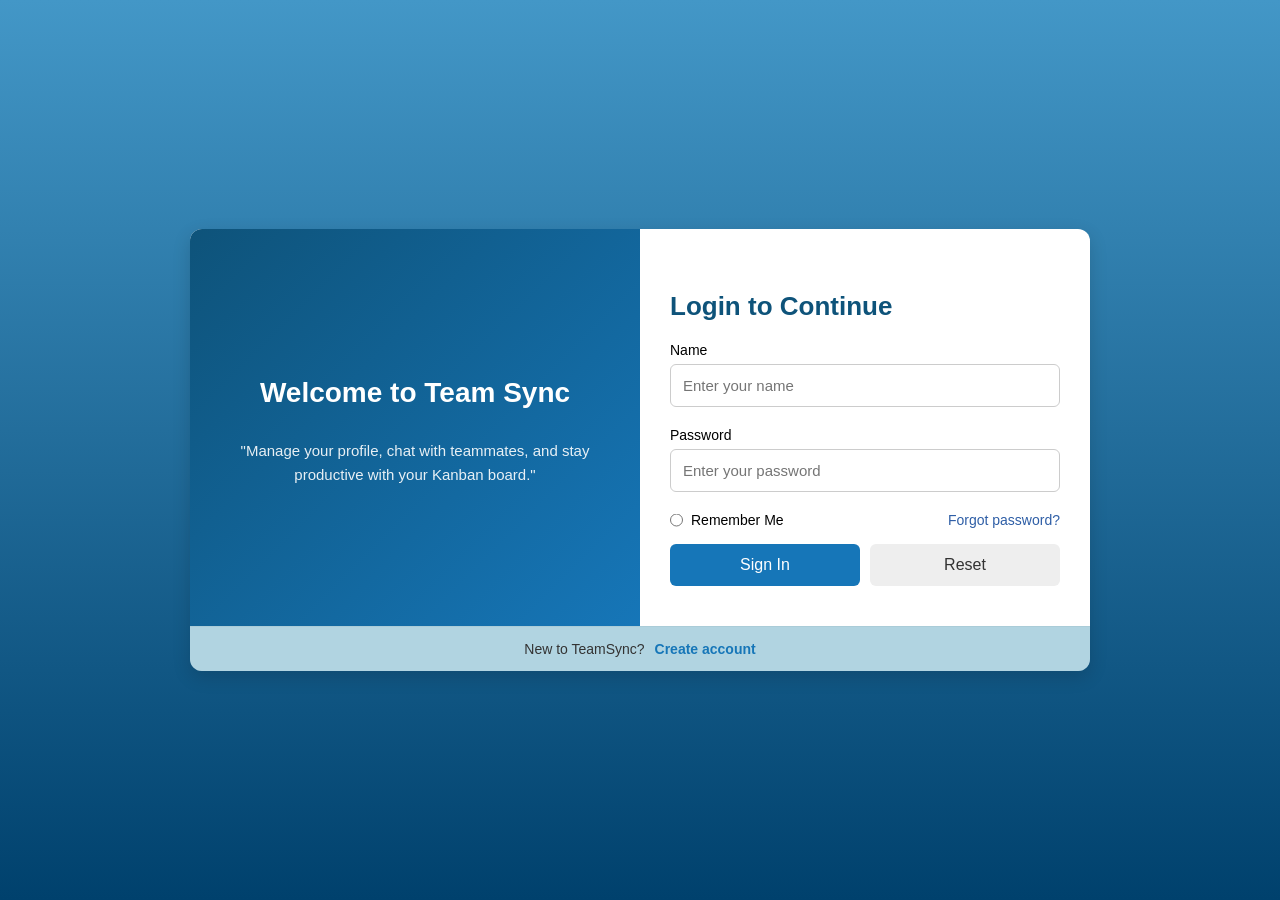
<file: index.html>
<!-- 03-11-25 23:10--> 
<!DOCTYPE html>
<html lang="en">
<head>
  <meta charset="UTF-8">
  <meta name="viewport" content="width=device-width, initial-scale=1.0">
  <title>Login - Team Sync</title>
  <link rel="stylesheet" href="index.css">
</head>
<body>
  <div class="container">
    <!-- Left Section -->
    <div class="left">
      <h2>Welcome to Team Sync</h2>
      <p>"Manage your profile, chat with teammates, and stay productive with your Kanban board."</p>
    </div>

    <!-- Right Section -->
    <div class="right">
      <h2>Login to Continue</h2>
      <form id="loginForm">
        <label for="username">Name</label>
        <input type="text" id="username" name="username" placeholder="Enter your name" aria-label="Full Name" required>

        <label for="password">Password</label>
        <input type="password" id="password" name="password" placeholder="Enter your password" aria-label="Password" required>

        <div class="remember">
          <label for="remember"><input type="radio" id="remember" name="remember">Remember Me</label>
          <a href="#" target="_blank">Forgot password?</a>
        </div>

        <div class="buttons">
          <button type="submit" class="btn-primary">Sign In</button>
          <button type="reset" class="btn-secondary">Reset</button>
        </div>
      </form>
    </div>

    <!-- Signup CTA -->
    <div class="signup-cta">
      New to TeamSync? <a href="signup.html">Create account</a>
    </div>
  </div>

  <script>
    // Simple redirect version — no authentication required
    document.getElementById("loginForm").addEventListener("submit", function(e) {
      e.preventDefault();

      const username = document.getElementById("username").value.trim();
      const password = document.getElementById("password").value.trim();

      if (username && password) {
        // Save the username for personalized greeting
        localStorage.setItem("loggedInUser", username);
        // Redirect to dashboard
        window.location.href = "dashboard.html";
      } else {
        alert("Please fill in both fields before logging in.");
      }
    });
  </script>
</body>
</html>
</file>
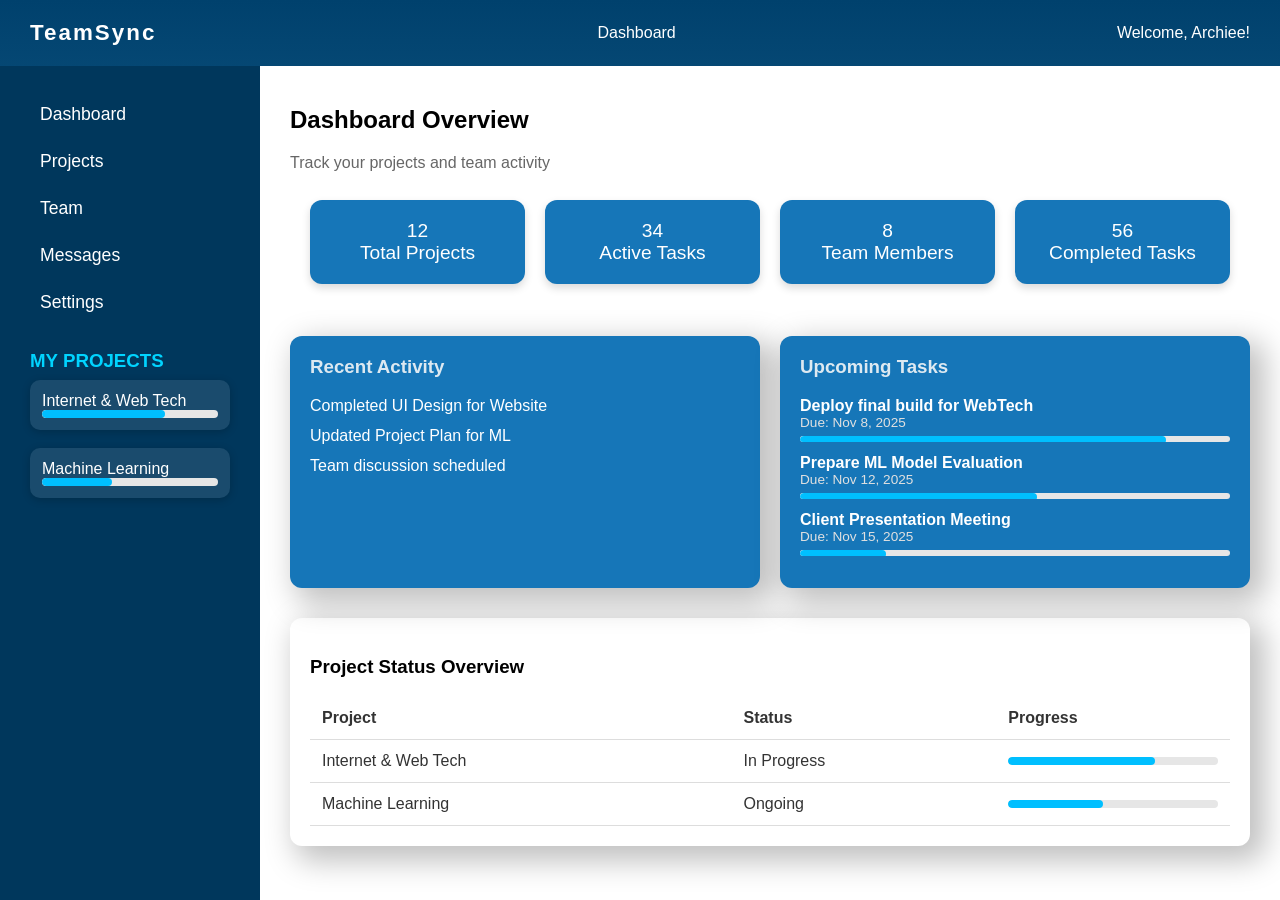
<file: dashboard.html>
<!-- 07-11-25 -->
<!-- TeamSync Dashboard - Enhanced Layout with Kanban Linking -->
<!DOCTYPE html>
<html lang="en">
<head>
  <meta charset="UTF-8">
  <title>TeamSync Dashboard</title>
  <meta name="viewport" content="width=device-width, initial-scale=1.0">
  <link rel="stylesheet" href="dashboard.css">
</head>
<body>

  <!-- Top Navbar -->
  <div class="navbar">
    <div class="logo">TeamSync</div>
    <header>Dashboard</header>
    <div class="profile">
      <div>Welcome, Archiee!</div>
    </div>
  </div>

  <!-- Main Container -->
  <div class="container">
    
    <!-- Sidebar + Projects -->
    <div class="sidebar-container">
      <aside class="sidebar">
        <nav>
          <a href="#">Dashboard</a>
          <a href="#">Projects</a>
          <a href="#">Team</a>
          <a href="#">Messages</a>
          <a href="setting.html">Settings</a>
        </nav>
      </aside>

      <!-- Projects Section -->
      <div class="projects-section">
        <h3>MY PROJECTS</h3>

        <!-- Added Kanban linking -->
        <div class="project-card" onclick="openKanban('Internet & Web Tech')">
          <div class="project-name">Internet & Web Tech</div>
          <div class="progress-bar-bg">
            <div class="progress-bar" style="width:70%;"></div>
          </div>
        </div>

        <div class="project-card" onclick="openKanban('Machine Learning')">
          <div class="project-name">Machine Learning</div>
          <div class="progress-bar-bg">
            <div class="progress-bar" style="width:40%;"></div>
          </div>
        </div>
      </div>
    </div>

    <!-- Main Content Area -->
    <main class="main-content">
      <h2>Dashboard Overview</h2>
      <div style="margin-bottom:8px; color: #666;">Track your projects and team activity</div>

      <!-- Stat Cards -->
      <div class="cards">
        <div class="card1">
          <div class="value">12</div>
          <div class="title">Total Projects</div>
        </div>
        <div class="card1">
          <div class="value">34</div>
          <div class="title">Active Tasks</div>
        </div>
        <div class="card1">
          <div class="value">8</div>
          <div class="title">Team Members</div>
        </div>
        <div class="card1">
          <div class="value">56</div>
          <div class="title">Completed Tasks</div>
        </div>
      </div>

      <!-- Recent Activity & Upcoming Tasks -->
      <div class="activity-container">
        <div class="activity-card">
          <h3>Recent Activity</h3>
          <ul>
            <li>Completed UI Design for Website</li>
            <li>Updated Project Plan for ML</li>
            <li>Team discussion scheduled</li>
          </ul>
        </div>

        <div class="activity-card">
          <h3>Upcoming Tasks</h3>
          <ul class="task-list">
            <li>
              <div class="task-title">Deploy final build for WebTech</div>
              <div class="task-date">Due: Nov 8, 2025</div>
              <div class="progress-bar-bg small">
                <div class="progress-bar" style="width:85%;"></div>
              </div>
            </li>
            <li>
              <div class="task-title">Prepare ML Model Evaluation</div>
              <div class="task-date">Due: Nov 12, 2025</div>
              <div class="progress-bar-bg small">
                <div class="progress-bar" style="width:55%;"></div>
              </div>
            </li>
            <li>
              <div class="task-title">Client Presentation Meeting</div>
              <div class="task-date">Due: Nov 15, 2025</div>
              <div class="progress-bar-bg small">
                <div class="progress-bar" style="width:20%;"></div>
              </div>
            </li>
          </ul>
        </div>
      </div>

      <!-- Project Status Overview -->
      <div class="status-overview">
        <h3>Project Status Overview</h3>
        <table>
          <thead>
            <tr>
              <th>Project</th>
              <th>Status</th>
              <th>Progress</th>
            </tr>
          </thead>
          <tbody>
            <tr>
              <td>Internet & Web Tech</td>
              <td>In Progress</td>
              <td><div class="progress-bar-bg"><div class="progress-bar" style="width:70%;"></div></div></td>
            </tr>
            <tr>
              <td>Machine Learning</td>
              <td>Ongoing</td>
              <td><div class="progress-bar-bg"><div class="progress-bar" style="width:45%;"></div></div></td>
            </tr>
          </tbody>
        </table>
      </div>

    </main>
  </div>

  <!-- Script: Kanban Opening -->
  <script>
    // Function to redirect user to Kanban board page with project name as a query parameter
    function openKanban(projectName) {
      window.location.href = `kanban.html?project=${encodeURIComponent(projectName)}`;
    }
  </script>

</body>
</html>
</file>
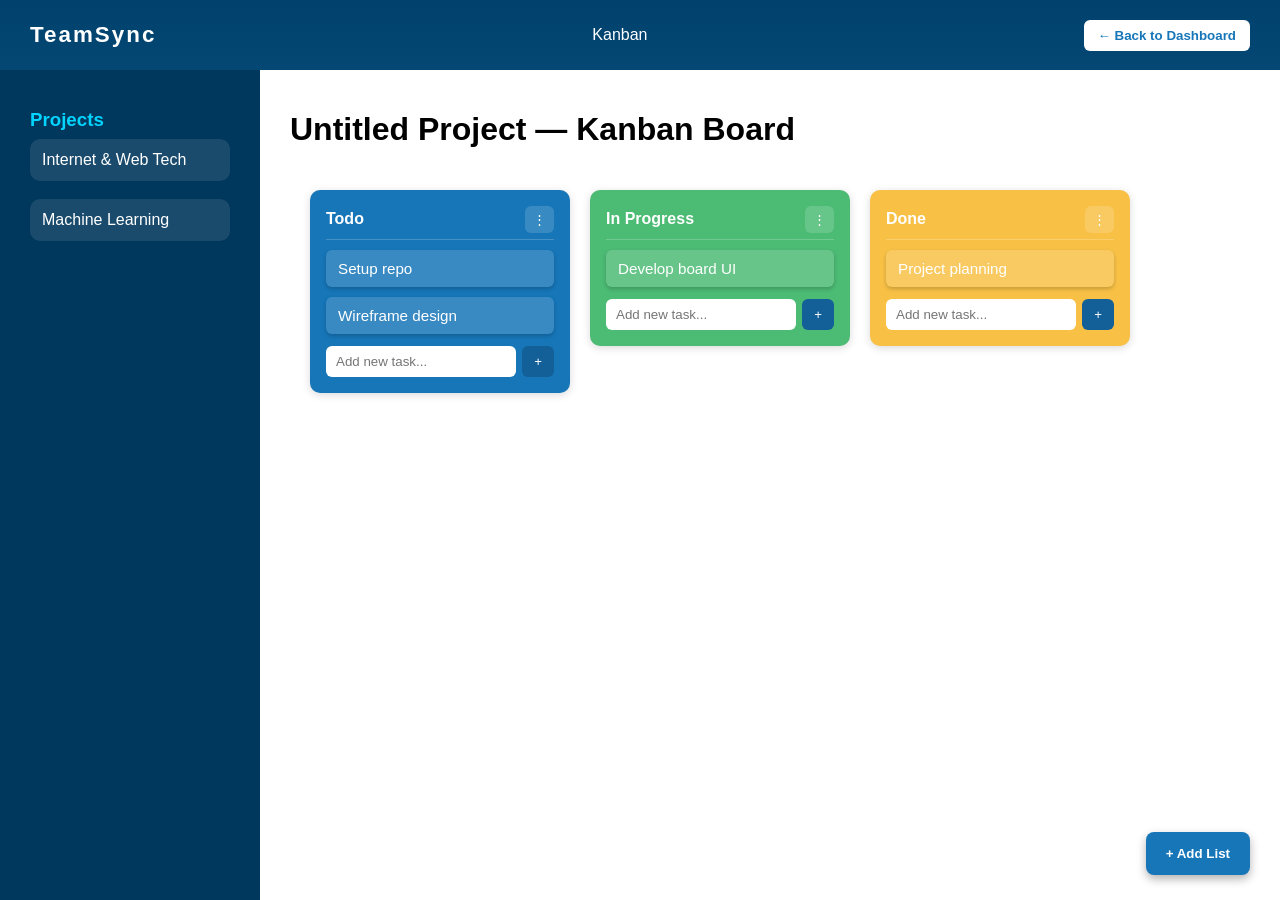
<file: kanban.html>
<!DOCTYPE html>
<html lang="en">
<head>
  <meta charset="UTF-8" />
  <meta name="viewport" content="width=device-width, initial-scale=1.0" />
  <title>Kanban Board</title>
  <link rel="stylesheet" href="kanban.css" />
</head>
<body>

  <!-- Top Navbar -->
  <div class="navbar">
    <div class="logo">TeamSync</div>
    <header>Kanban</header>
    <button class="back-btn" onclick="goBack()">← Back to Dashboard</button>
  </div>

  <div class="container">
    <!-- Sidebar -->
    <div class="sidebar-container">
      <div class="projects-section">
        <h3>Projects</h3>
        <div class="project-card" onclick="switchProject('Internet & Web Tech')">Internet & Web Tech</div>
        <div class="project-card" onclick="switchProject('Machine Learning')">Machine Learning</div>
      </div>
    </div>

    <!-- Main Content -->
    <div class="main-content">
      <h1 id="projectTitle">Kanban Board</h1>
      <div id="board" class="board-container"></div>
    </div>
  </div>

  <!-- Floating Add List Button -->
  <button class="add-list-btn-fixed" onclick="openDialog()">+ Add List</button>

  <!-- Add List Dialog -->
  <div id="dialog" class="dialog hidden">
    <div class="dialog-content">
      <h3>Add New List</h3>
      <input type="text" id="newListName" placeholder="Enter list name..." />
      <div class="dialog-buttons">
        <button onclick="createList()">Create</button>
        <button onclick="closeDialog()">Cancel</button>
      </div>
    </div>
  </div>

  <script>
    // === Utility: Get project name from URL ===
    const params = new URLSearchParams(window.location.search);
    const projectName = params.get('project') || "Untitled Project";
    document.getElementById("projectTitle").textContent = projectName + " — Kanban Board";

    // === Back Button ===
    function goBack() {
      window.location.href = "dashboard.html";
    }

    // === Switch Project ===
    function switchProject(name) {
      window.location.href = `kanban.html?project=${encodeURIComponent(name)}`;
    }

    // === Base Data ===
    let lists = [
      { name: "Todo", color: "#1676b8", tickets: ["Setup repo", "Wireframe design"] },
      { name: "In Progress", color: "#4cbb74", tickets: ["Develop board UI"] },
      { name: "Done", color: "#f8c146", tickets: ["Project planning"] }
    ];

    // === Render Lists ===
    function renderLists() {
      const board = document.getElementById("board");
      board.innerHTML = "";

      lists.forEach((list, listIndex) => {
        const listDiv = document.createElement("div");
        listDiv.className = "list";
        listDiv.style.setProperty("--list-color", list.color);

        // Drag events
        listDiv.draggable = true;
        listDiv.addEventListener("dragstart", () => listDiv.classList.add("dragging"));
        listDiv.addEventListener("dragend", () => listDiv.classList.remove("dragging"));

        // Title Bar
        const titleBar = document.createElement("div");
        titleBar.className = "list-title";

        const title = document.createElement("span");
        title.textContent = list.name;

        const menuBtn = document.createElement("button");
        menuBtn.textContent = "⋮";
        menuBtn.onclick = (e) => toggleDropdown(e, listIndex);

        titleBar.appendChild(title);
        titleBar.appendChild(menuBtn);
        listDiv.appendChild(titleBar);

        // Dropdown Menu
        const dropdown = document.createElement("div");
        dropdown.className = "dropdown-menu";

        // Archive Button
        const archiveBtn = document.createElement("button");
        archiveBtn.textContent = "Archive List";
        archiveBtn.classList.add("archive-btn");
        archiveBtn.onclick = () => alert(`"${list.name}" archived!`);

        // Delete Button
        const deleteBtn = document.createElement("button");
        deleteBtn.textContent = "Delete List";
        deleteBtn.classList.add("delete-btn");
        deleteBtn.onclick = () => {
          lists.splice(listIndex, 1);
          renderLists();
        };

        // Color Options
        const colorTitle = document.createElement("strong");
        colorTitle.textContent = "Change Color:";

        const colorRow = document.createElement("div");
        colorRow.className = "color-swatch-row";
        const colors = ["#1676b8", "#4cbb74", "#f8c146", "#ff7f76", "#9a6af6", "#16dabd", "#4397c7"];
        colors.forEach(color => {
          const swatch = document.createElement("div");
          swatch.className = "color-swatch";
          swatch.style.background = color;
          swatch.onclick = () => {
            list.color = color;
            renderLists();
          };
          colorRow.appendChild(swatch);
        });

        dropdown.append(archiveBtn, deleteBtn, colorTitle, colorRow);
        listDiv.appendChild(dropdown);

        // Tickets
        const ticketContainer = document.createElement("div");
        ticketContainer.className = "ticket-list";
        list.tickets.forEach(ticket => {
          const ticketDiv = document.createElement("div");
          ticketDiv.className = "ticket";
          ticketDiv.textContent = ticket;
          ticketContainer.appendChild(ticketDiv);
        });
        listDiv.appendChild(ticketContainer);

        // Add Ticket Footer
        const footer = document.createElement("div");
        footer.className = "list-footer";
        const input = document.createElement("input");
        input.className = "quick-add-input";
        input.placeholder = "Add new task...";
        const addBtn = document.createElement("button");
        addBtn.className = "add-ticket-btn";
        addBtn.textContent = "+";
        addBtn.onclick = () => {
          if (input.value.trim() !== "") {
            list.tickets.push(input.value.trim());
            input.value = "";
            renderLists();
          }
        };
        footer.append(input, addBtn);
        listDiv.appendChild(footer);

        board.appendChild(listDiv);
      });

      enableDrag();
    }

    // === Dropdown Toggle ===
    function toggleDropdown(event, index) {
      event.stopPropagation();
      document.querySelectorAll(".dropdown-menu").forEach(m => (m.classList.remove("show")));
      const menus = document.getElementsByClassName("dropdown-menu");
      const menu = menus[index];
      menu.classList.toggle("show");
    }

    document.addEventListener("click", () => {
      document.querySelectorAll(".dropdown-menu").forEach(m => (m.classList.remove("show")));
    });

    // === Dialog Functions ===
    function openDialog() {
      document.getElementById("dialog").classList.remove("hidden");
      document.getElementById("newListName").focus();
    }

    function closeDialog() {
      document.getElementById("dialog").classList.add("hidden");
      document.getElementById("newListName").value = "";
    }

    function createList() {
      const name = document.getElementById("newListName").value.trim();
      if (name) {
        lists.push({ name, color: "#1676b8", tickets: [] });
        closeDialog();
        renderLists();
      }
    }

    // === Drag Logic ===
    function enableDrag() {
      const board = document.getElementById("board");
      board.addEventListener("dragover", (e) => {
        e.preventDefault();
        const dragging = document.querySelector(".dragging");
        const afterElement = getDragAfterElement(board, e.clientX);
        if (!afterElement) board.appendChild(dragging);
        else board.insertBefore(dragging, afterElement);
      });
    }

    function getDragAfterElement(container, x) {
      const elements = [...container.querySelectorAll(".list:not(.dragging)")];
      return elements.reduce((closest, child) => {
        const box = child.getBoundingClientRect();
        const offset = x - box.left - box.width / 2;
        if (offset < 0 && offset > closest.offset) return { offset, element: child };
        else return closest;
      }, { offset: Number.NEGATIVE_INFINITY }).element;
    }

    renderLists();
  </script>
</body>
</html>
</file>
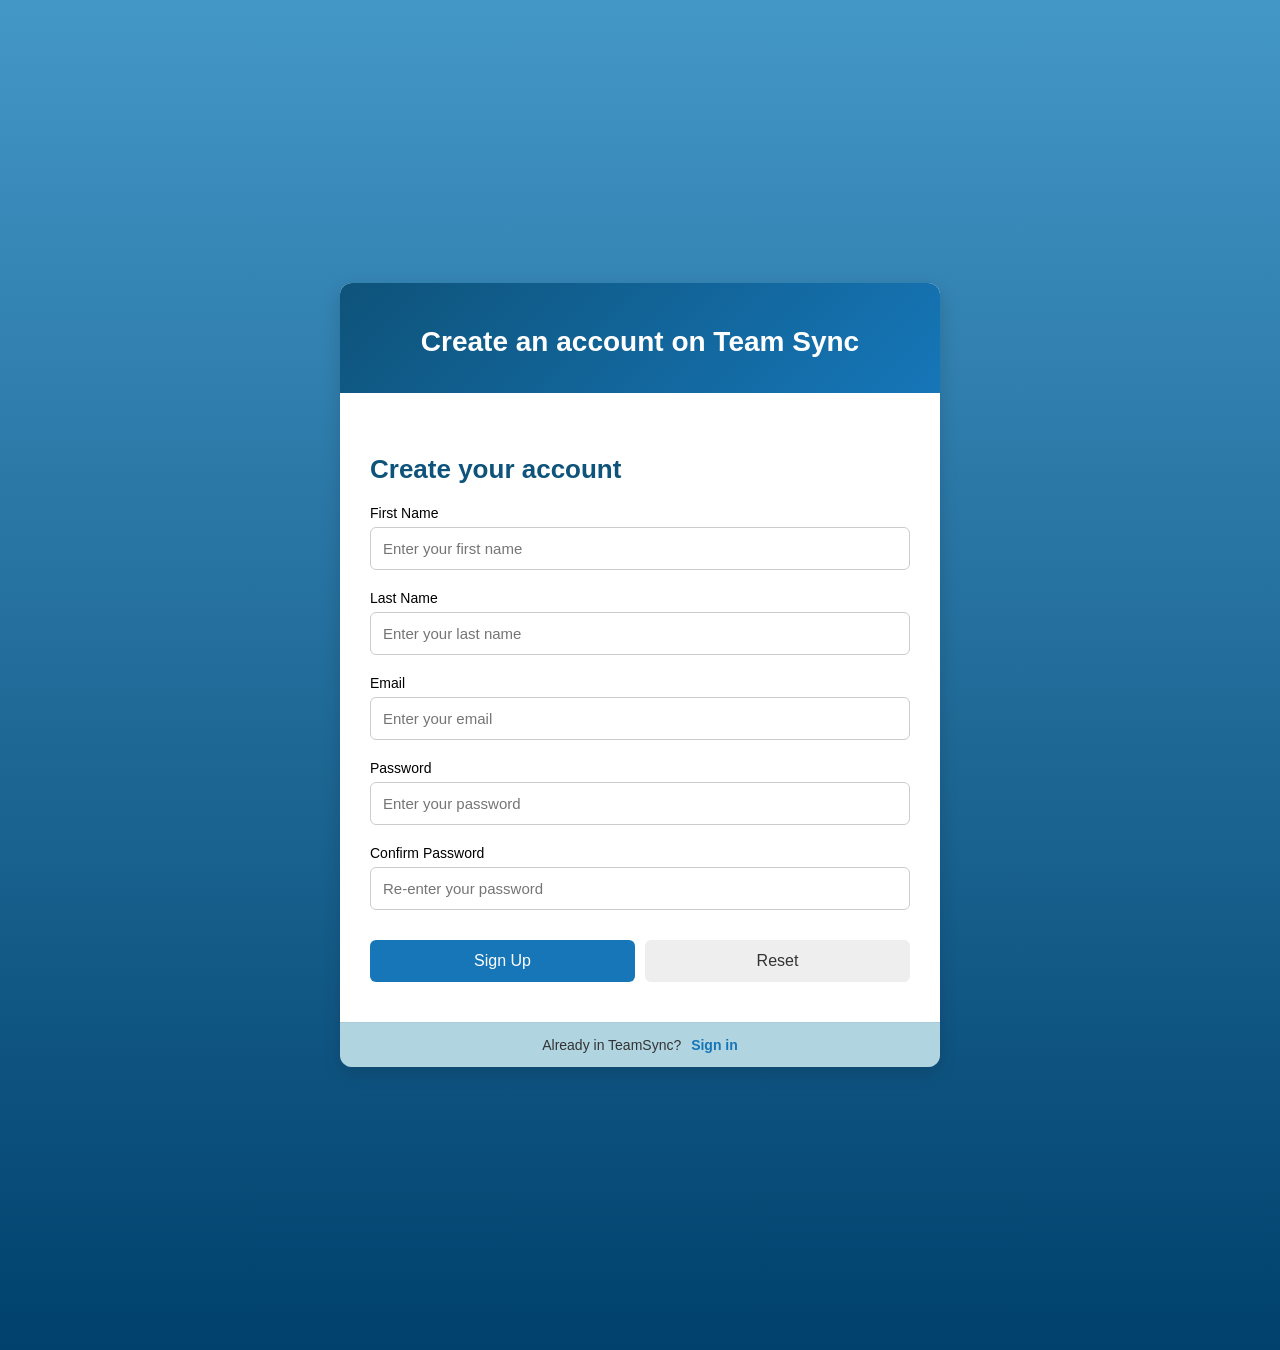
<file: signup.html>
<!-- 03-11-25 23:10--> 
<!DOCTYPE html>
<html lang="en">
<head>
  <meta charset="UTF-8">
  <meta name="viewport" content="width=device-width, initial-scale=1.0">
  <title>Sign Up - Team Sync</title>
  <link rel="stylesheet" href="signup.css">

</head>
<body>
  <div class="container">
    <!-- Left Section -->
    <div class="left">
      <h2>Create an account on Team Sync</h2>
    </div>

    <!-- Right Section -->
    <div class="right">
      <h2>Create your account</h2>
      <form id="signupForm">
        <div>
            <label for="firstName">First Name</label>
            <input type="text" id="firstName" name="firstName" placeholder="Enter your first name" aria-label="First Name" required>

            <label for="lastName">Last Name</label>
            <input type="text" id="lastName" name="lastName" placeholder="Enter your last name" aria-label="Last Name" required>
        </div>

        <label for="email">Email</label>
            <input type="email" id="email" name="email" placeholder="Enter your email" aria-label="Email" required>
        

        <div class="password">
            <label for="password">Password</label>
                <input type="password" id="password" name="password" placeholder="Enter your password" aria-label="Password" required>
            <label for="confirmPassword">Confirm Password</label>
                <input type="password" id="confirmPassword" name="confirmPassword" placeholder="Re-enter your password" aria-label="Confirm Password" required>
        </div>

        <div class="buttons">
          <button type="submit" class="btn-primary">Sign Up</button>
          <button type="reset" class="btn-secondary">Reset</button>
        </div>
      </form>
    </div>
    <!-- Signup CTA -->
    <div class="signup-cta">
      Already in TeamSync? <a href="index.html">Sign in</a>
    </div>
  </div>

  <script>
    // Basic login simulation (replace with backend auth later)
    /*document.getElementById("loginForm").addEventListener("submit", function(e) {
      e.preventDefault();

      const username = document.getElementById("username").value.trim();
      const password = document.getElementById("password").value.trim();

      if (username && password) {
        // Save user in localStorage (demo only)
        localStorage.setItem("loggedInUser", username);
        // Redirect to chat page
        window.location.href = "chat.html";
      } else {
        alert("Please fill in both fields.");
      }
    });*/

      /*document.getElementById("signupForm").addEventListener("submit", async (e) => {
      e.preventDefault();

      const name = document.getElementById("name").value;
      const email = document.getElementById("email").value;
      const password = document.getElementById("password").value;

      const res = await fetch("http://localhost:5000/api/auth/signup", {
        method: "POST",
        headers: { "Content-Type": "application/json" },
        body: JSON.stringify({ name, email, password })
      });

      const data = await res.json();
      alert(data.msg);
    });*/

    const form = document.getElementById('signupForm');

    form.addEventListener('submit', async (e) => {
      e.preventDefault();
      const firstName = document.getElementById('firstName').value.trim();
      const lastName = document.getElementById('lastName').value.trim();
      const email = document.getElementById('email').value;
      const password = document.getElementById('password').value;
      const confirmPassword = document.getElementById('confirmPassword').value;

      if (password !== confirmPassword) {
        alert('Passwords do not match.');
        return;
      }

      const name = `${firstName} ${lastName}`.trim();

      try {
        const res = await fetch('http://localhost:5000/api/auth/signup', {
          method: 'POST',
          headers: { 'Content-Type': 'application/json' },
          body: JSON.stringify({ name, email, password })
        });

        const data = await res.json();
        console.log(data);

        if (res.ok) {
          alert('Signup successful!');
          window.location.href = 'login.html'; // redirect to login
        } else {
          alert(data.msg || 'Signup failed');
        }
      } catch (err) {
        console.error(err);
        alert('An error occurred');
      }
    });


  </script>
</body>
</html>
</file>
<file: index.css>
/* Base reset and typography */
* {
  box-sizing: border-box;
  font-family: "Segoe UI", Tahoma, sans-serif;
}

/* Fullscreen gradient background and centering */
body {
  margin: 0;
  display: flex;
  justify-content: center;
  align-items: center;
  height: 100vh;
  background: linear-gradient(180deg, #4397c7, #00416d);
}

/* Add fade-in animation for the container */
@keyframes fadeIn {
  from {
    opacity: 0;
    transform: translateY(20px); /* slight upward slide for effect */
  }
  to {
    opacity: 1;
    transform: translateY(0);
  }
}

/* Main card container for the two-column layout */
.container {
  display: flex;
  flex-wrap: wrap;
  width: 900px;
  max-width: 95%;
  background: #fff;
  border-radius: 12px;
  box-shadow: 0 6px 18px rgba(0,0,0,0.15);
  overflow: hidden;
  opacity: 0;                /* start hidden */
  animation: fadeIn 1.5s ease forwards; /* play animation on load */
}

/* Left promo panel */
.left {
  flex: 1;
  min-width: 300px;
  background: linear-gradient(135deg, #0e537a, #1676b8);
  color: white;
  padding: 40px 30px;
  display: flex;
  flex-direction: column;
  justify-content: center;
  text-align: center;
}

.left h2 {
  font-size: 28px;
  margin-bottom: 15px;
}

.left p {
  font-size: 15px;
  line-height: 1.6;
  opacity: 0.9;
}

/* Right login form panel */
.right {
  flex: 1;
  min-width: 300px;
  padding: 40px 30px;
}

.right h2 {
  font-size: 26px;
  margin-bottom: 20px;
  color: #0e537a;
}

/* Form label styling */
label {
  display: block;
  margin-bottom: 6px;
  font-size: 14px;
  font-weight: 500;
}

/* Text inputs */
input {
  width: 100%;
  padding: 12px;
  margin-bottom: 20px;
  border: 1px solid #ccc;
  border-radius: 6px;
  font-size: 15px;
}

input:focus {
  border-color: #1676b8;
  outline: none;
  box-shadow: 0 0 5px rgba(22,118,184,0.4);
}

/* Container for the primary and reset buttons */
.buttons {
  display: flex;
  gap: 10px;
  margin-top: 10px;
}

/* Shared button styles */
button {
  flex: 1;
  padding: 12px;
  border-radius: 6px;
  border: none;
  font-size: 16px;
  cursor: pointer;
  transition: background 0.3s;
}

/* Primary action button */
.btn-primary {
  background: #1676b8;
  color: white;
}

.btn-primary:hover {
  background: #0e537a;
}

/* Secondary action button */
.btn-secondary {
  background: #eee;
  color: #333;
}

.btn-secondary:hover {
  background: #ccc;
}

/* Remember + Forgot password row */
.remember {
  display: flex;              /* flexbox for horizontal alignment */
  justify-content: space-between; /* push items to left and right edges */
  align-items: center;        /* vertically center the radio + text */
  width: 100%;                /* take full width so spacing works */
  margin-bottom: 10px;
  gap: 10px;
}

/* Inline radio + label text */
.remember label {
  display: flex;              /* radio + text inline */
  align-items: center;
  gap: 8px;
  font-size: 14px;
  white-space: nowrap;       /* keep "Remember Me" on one line */
  cursor: pointer;
}

/* Ensure the radio inside .remember stays inline and isn't stretched */
.remember input[type="radio"] {
  width: auto;
  margin: 0; /* remove extra bottom margin from global input rule */
  vertical-align: middle;
  transform: translateY(0.5px); /* tiny visual vertical centering */
}

.remember a {
  font-size: 14px;
  color: #2e5ea6; /* subtle accent color for the link */
  align-self: flex-start;
  text-decoration: none;
}

/* Small screens: stack the items for better readability */
@media (max-width: 480px) {
  .remember {
    flex-direction: column;
    align-items: flex-start;
    gap: 8px;
  }
  
  .remember label {
    white-space: normal; /* allow wrapping on very small screens */
  }
}
    
/* Signup CTA that appears at the end of the container */
/* Signup call-to-action at the bottom of the container */
.signup-cta {
  width: 100%;
  padding: 14px 20px;
  text-align: center;
  font-size: 14px;
  color: #333;
  border-top: 1px solid rgba(0,0,0,0.04);
  background: rgba(24, 127, 167, 0.336);
}

.signup-cta a {
  color: #1676b8;
  font-weight: 600;
  text-decoration: none;
  margin-left: 6px;
}

.signup-cta a:hover {
  text-decoration: underline;
}

/* Stack panels vertically on small screens */
@media (max-width: 768px) {
  .container {
    flex-direction: column;
  }
}
</file>
<file: dashboard.css>
/*07-11-25*/
* {
  box-sizing: border-box;
  font-family: "Segoe UI", Tahoma, sans-serif;
}

body {
  margin: 0;
  height: 100vh;
  background: linear-gradient(180deg, #00416d, #4397c7);
  display: flex;
  flex-direction: column;
}

/* Navbar */
.navbar {
  color: white;
  padding: 20px 30px;
  display: flex;
  justify-content: space-between;
  align-items: center;
}

.logo {
  font-weight: bold;
  font-size: 1.4rem;
  letter-spacing: 2px;
}

/* Main Container */
.container {
  display: flex;
  flex: 1;
  overflow: hidden; /* Important to separate scrolling areas */
}

/* Sidebar Scroll */
.sidebar-container {
  color: white;
  width: 260px;
  padding: 20px 30px;
  display: flex;
  flex-direction: column;
  justify-content: flex-start;
  overflow-y: auto; /* Sidebar scroll */
  background: #00375c;
}

.sidebar-container::-webkit-scrollbar {
  width: 6px;
}
.sidebar-container::-webkit-scrollbar-thumb {
  background: rgba(255,255,255,0.4);
  border-radius: 4px;
}

/* Sidebar Links */
.sidebar nav a {
  display: block;
  margin: 10px 0;
  color: white;
  text-decoration: none;
  padding: 8px 10px;
  border-radius: 9px;
  transition: background 0.2s;
  font-size: 1.1rem;
}
.sidebar nav a:hover {
  background: white;
  color: black;
}

/* Projects Section */
.projects-section h3 {
  margin-bottom: 8px;
  color: #00d4ff;
}
.project-card {
  background: rgba(255,255,255,0.1);
  margin-bottom: 18px;
  padding: 12px;
  border-radius: 10px;
  box-shadow: 0 2px 8px rgba(0,0,0,0.2);
}

/* Main Content Scroll */
.main-content {
  background: white;
  padding: 20px 30px;
  flex: 1;
  overflow-y: auto; /* Independent scroll for main area */
}

/* Cards */
.cards {
  display: flex;
  gap: 20px;
  margin-bottom: 32px;
  justify-content: space-between;
  padding: 20px;
  font-size: 1.2rem;
  color: white;
}
.card1 {
  background: #1676b8;
  padding: 20px;
  border-radius: 12px;
  flex: 1;
  text-align: center;
  box-shadow: 0 4px 8px rgba(0,0,0,0.15);
}

/* Activity & Tasks */
.activity-container {
  display: grid;
  grid-template-columns: 1fr 1fr;
  gap: 20px;
  margin-bottom: 30px;
}
.activity-card {
  background: #1676b8;
  border-radius: 12px;
  padding: 20px;
  box-shadow: 10px 10px 30px 5px rgba(0, 0, 0, 0.25);
}
.activity-card:hover {
  box-shadow: 20px 20px 40px rgba(0, 0, 0, 0.3);
}
.activity-card h3 {
  margin-top: 0;
  color: #dde9f1;
}
.activity-card ul {
  list-style: none;
  padding: 0;
  margin: 0;
}
.activity-card li {
  margin: 12px 0;
  color: #fff;
}

/* Task Styling */
.task-title {
  font-weight: 600;
  font-size: 1rem;
}
.task-date {
  font-size: 0.85rem;
  color: #e0e0e0;
  margin-bottom: 6px;
}

/* Progress Bars */
.progress-bar-bg {
  width: 100%;
  background: #e6e6e6;
  border-radius: 10px;
  height: 8px;
  overflow: hidden;
}
.progress-bar {
  background: #00bfff;
  height: 8px;
  border-radius: 10px;
}
.progress-bar-bg.small {
  height: 6px;
}

/* Status Overview */
.status-overview {
  background: #fff;
  border-radius: 12px;
  padding: 20px;
  box-shadow: 10px 10px 30px 5px rgba(0, 0, 0, 0.25);
}
.status-overview table {
  width: 100%;
  border-collapse: collapse;
}
.status-overview th, .status-overview td {
  padding: 12px;
  border-bottom: 1px solid #ddd;
  text-align: left;
  color: #333;
}

/* Responsive */
@media (max-width: 768px) {
  .activity-container {
    grid-template-columns: 1fr;
  }
}

.project-card {
  cursor: pointer;
  transition: box-shadow 0.2s;
}
.project-card:hover {
  box-shadow: 0 4px 16px rgba(0,0,0,0.28);
  background: rgba(255,255,255,0.15);
}
</file>
<file: kanban.css>
/* === Base Setup === */
* {
  box-sizing: border-box;
  font-family: "Segoe UI", Tahoma, sans-serif;
}

body {
  margin: 0;
  height: 100vh;
  background: linear-gradient(180deg, #00416d, #4397c7);
  display: flex;
  flex-direction: column;
}

/* === Navbar === */
.navbar {
  color: white;
  padding: 20px 30px;
  display: flex;
  justify-content: space-between;
  align-items: center;
  height: 70px;
}

.logo {
  font-weight: bold;
  font-size: 1.4rem;
  letter-spacing: 2px;
}

.back-btn {
  background-color: #ffffff;
  color: #1676b8;
  border: none;
  padding: 8px 14px;
  border-radius: 6px;
  cursor: pointer;
  font-weight: bold;
  transition: 0.2s;
}

.back-btn:hover {
  background-color: #e6f0ff;
}

/* === Layout === */
.container {
  display: flex;
  flex: 1;
  overflow: hidden;
}

.sidebar-container {
  color: white;
  width: 260px;
  padding: 20px 30px;
  display: flex;
  flex-direction: column;
  overflow-y: auto;
  background: #00375c;
}

/* === Projects === */
.projects-section h3 {
  margin-bottom: 8px;
  color: #00d4ff;
}

.project-card {
  background: rgba(255, 255, 255, 0.1);
  margin-bottom: 18px;
  padding: 12px;
  border-radius: 10px;
  cursor: pointer;
  transition: background 0.3s;
}

.project-card:hover {
  background: rgba(255, 255, 255, 0.2);
}

/* === Main Content === */
.main-content {
  background: white;
  padding: 20px 30px;
  flex: 1;
  overflow-y: auto;
}

/* === Kanban Board === */
.board-container {
  display: flex;
  align-items: flex-start;
  gap: 20px;
  padding: 20px;
  overflow-x: auto;
  height: calc(100vh - 180px);
  position: relative;
}

.list {
  background: var(--list-color, #1676b8);
  color: white;
  padding: 16px;
  border-radius: 10px;
  min-width: 260px;
  flex-shrink: 0;
  display: flex;
  flex-direction: column;
  max-height: 80vh;
  overflow-y: auto;
  box-shadow: 0 2px 8px rgba(0, 0, 0, 0.15);
  position: relative;
  overflow: visible; /* Allows dropdown overflow */
  transition: transform 0.2s ease;
}

.list:hover {
  transform: translateY(-3px);
}

/* === List Title === */
.list-title {
  display: flex;
  justify-content: space-between;
  align-items: center;
  font-weight: 600;
  border-bottom: 1px solid rgba(255, 255, 255, 0.2);
  padding-bottom: 6px;
}

.list-title button {
  background: rgba(255, 255, 255, 0.15);
  border: none;
  color: white;
  padding: 6px 8px;
  border-radius: 6px;
  cursor: pointer;
}

.list-title button:hover {
  background: rgba(255, 255, 255, 0.3);
}

/* === Dropdown === */
.dropdown-menu {
  position: absolute;
  top: 48px;
  right: 10px;
  background: #ffffff;
  color: #000;
  border-radius: 10px;
  box-shadow: 0 4px 12px rgba(0, 0, 0, 0.25);
  padding: 12px;
  display: none;
  flex-direction: column;
  gap: 8px;
  z-index: 100;
  min-width: 170px;
  animation: fadeIn 0.2s ease;
}

.dropdown-menu.show {
  display: flex;
}

/* Dropdown Buttons */
.dropdown-menu button {
  background: none;
  border: none;
  padding: 8px 10px;
  text-align: left;
  cursor: pointer;
  border-radius: 6px;
  transition: background 0.2s;
  font-size: 0.95rem;
}

.dropdown-menu button:hover {
  background: #eaf4fb;
}

/* === Color Swatches === */
.color-swatch-row {
  display: flex;
  flex-wrap: wrap;
  gap: 6px;
  margin-top: 4px;
}

.color-swatch {
  width: 24px;
  height: 24px;
  border-radius: 6px;
  cursor: pointer;
  border: 2px solid transparent;
  transition: transform 0.2s ease, border 0.2s ease;
}

.color-swatch:hover {
  transform: scale(1.1);
  border: 2px solid #00000033;
}

/* === Tickets === */
.ticket-list {
  display: flex;
  flex-direction: column;
  gap: 10px;
  margin-top: 10px;
}

.ticket {
  background: rgba(255, 255, 255, 0.15);
  border-radius: 6px;
  padding: 10px 12px;
  cursor: grab;
  font-size: 0.95rem;
  box-shadow: 0 2px 4px rgba(0, 0, 0, 0.2);
}

.ticket:hover {
  background: rgba(255, 255, 255, 0.25);
}

/* === Add Ticket === */
.list-footer {
  margin-top: 12px;
  display: flex;
  gap: 6px;
}

.quick-add-input {
  flex: 1;
  padding: 8px 10px;
  border-radius: 6px;
  border: none;
}

.add-ticket-btn {
  background: #135f98;
  border: none;
  color: white;
  border-radius: 6px;
  padding: 8px 12px;
  cursor: pointer;
}

.add-ticket-btn:hover {
  background: #114d7d;
}

/* === Floating Add List Button === */
.add-list-btn-fixed {
  position: fixed;
  bottom: 25px;
  right: 30px;
  background: #1676b8;
  color: white;
  border: none;
  padding: 14px 20px;
  font-weight: 600;
  border-radius: 8px;
  box-shadow: 0 4px 10px rgba(0, 0, 0, 0.3);
  cursor: pointer;
  z-index: 200;
}

.add-list-btn-fixed:hover {
  background: #135f98;
}

/* === Dialog === */
.dialog {
  position: fixed;
  top: 0;
  left: 0;
  width: 100%;
  height: 100%;
  background: rgba(0, 0, 0, 0.6);
  display: flex;
  justify-content: center;
  align-items: center;
  z-index: 300;
}

.dialog.hidden {
  display: none;
}

.dialog-content {
  background: #1676b8;
  color: white;
  padding: 25px 30px;
  border-radius: 10px;
  width: 320px;
  text-align: center;
}

.dialog-content input {
  width: 100%;
  padding: 10px;
  margin-top: 12px;
  border-radius: 6px;
  border: none;
}

.dialog-buttons {
  display: flex;
  justify-content: space-between;
  margin-top: 16px;
}

.dialog-buttons button {
  background: white;
  color: #1676b8;
  border: none;
  padding: 8px 14px;
  border-radius: 6px;
  cursor: pointer;
  font-weight: bold;
}

.dialog-buttons button:hover {
  background: #e4e4e4;
}

/* === Animations === */
@keyframes fadeIn {
  from { opacity: 0; transform: translateY(-5px); }
  to { opacity: 1; transform: translateY(0); }
}
</file>
<file: signup.css>
* {
    box-sizing: border-box;
    font-family: "Segoe UI", Tahoma, sans-serif;
}

body {
    margin: 0;
    display: flex;
    justify-content: center;
    align-items: center;
    height: 150vh;
    background: linear-gradient(180deg, #4397c7, #00416d);
}

.container {
    /*display: flex;*/
    flex-wrap: wrap;
    width: 600px;
    max-width: 95%;
    background: #fff;
    border-radius: 12px;
    box-shadow: 0 6px 18px rgba(0,0,0,0.15);
    overflow: hidden;
    opacity: 0.95;
    animation: fadeIn 1.5s ease forwards; /* play animation on load */
}

/* Add fade-in animation */
@keyframes fadeIn {
    from {
    opacity: 0;
    transform: translateY(20px); /* slight upward slide for effect */
    }
    to {
    opacity: 1;
    transform: translateY(0);
    }
}

.left {
    flex: 1;
    min-width: 300px;
    background: linear-gradient(135deg, #0e537a, #1676b8);
    color: white;
    padding: 20px 30px;
    display: flex;
    flex-direction: column;
    justify-content: center;
    text-align: center;
}

.left h2 {
    font-size: 28px;
    margin-bottom: 15px;
}

.left p {
    font-size: 15px;
    line-height: 1.6;
    opacity: 0.9;
}

.right {
    flex: 1;
    min-width: 300px;
    padding: 40px 30px 40px;
}

.right h2 {
    font-size: 26px;
    margin-bottom: 20px;
    color: #0e537a;
}

label {
    display: block;
    margin-bottom: 6px;
    font-size: 14px;
    font-weight: 500;
}

input {
    width: 100%;
    padding: 12px;
    margin-bottom: 20px;
    border: 1px solid #ccc;
    border-radius: 6px;
    font-size: 15px;
}

input:focus {
    border-color: #1676b8;
    outline: none;
    box-shadow: 0 0 5px rgba(22,118,184,0.4);
}

.buttons {
    display: flex;
    gap: 10px;
    margin-top: 10px;
}

button {
    flex: 1;
    padding: 12px;
    border-radius: 6px;
    border: none;
    font-size: 16px;
    cursor: pointer;
    transition: background 0.3s;
}

.btn-primary {
    background: #1676b8;
    color: white;
}

.btn-primary:hover {
    background: #0e537a;
}

.btn-secondary {
    background: #eee;
    color: #333;
}

.btn-secondary:hover {
    background: #ccc;
}

.remember {
    display: flex;              /* flexbox for horizontal alignment */
    justify-content: space-between; /* push items to left and right edges */
    align-items: center;        /* vertically center the radio + text */
    width: 100%;                /* take full width so spacing works */
    margin-bottom: 10px;
    gap: 10px;
}

.remember label {
    display: flex;              /* radio + text inline */
    align-items: center;
    gap: 8px;
    font-size: 14px;
    white-space: nowrap;       /* keep "Remember Me" on one line */
    cursor: pointer;
}

/* ensure the checkbox inside .remember stays inline and isn't stretched
    by the global `input` rule which sets width:100% */
.remember input[type="checkbox"] {
    width: auto;
    margin: 0; /* remove extra bottom margin from global input rule */
    vertical-align: middle;
    transform: translateY(0.5px); /* tiny visual vertical centering */
}

.remember a {
    font-size: 14px;
    color: #6a2ea6; /* subtle accent color for the link */
    align-self: flex-start;
    text-decoration: none;
}

/* Small screens: stack the items for better readability */
@media (max-width: 480px) {
    .remember {
    flex-direction: column;
    align-items: flex-start;
    gap: 8px;
    }
    
    .remember label {
    white-space: normal; /* allow wrapping on very small screens */
    }
}

/* Signup CTA that appears at the end of the container */
.signup-cta {
    width: 100%;
    padding: 14px 20px;
    text-align: center;
    font-size: 14px;
    color: #333;
    border-top: 1px solid rgba(0,0,0,0.04);
    background: rgba(24, 127, 167, 0.336);
}

.signup-cta a {
    color: #1676b8;
    font-weight: 600;
    text-decoration: none;
    margin-left: 6px;
}

.signup-cta a:hover {
    text-decoration: underline;
}

@media (max-width: 768px) {
    .container {
    flex-direction: column;
    }
}
</file>
